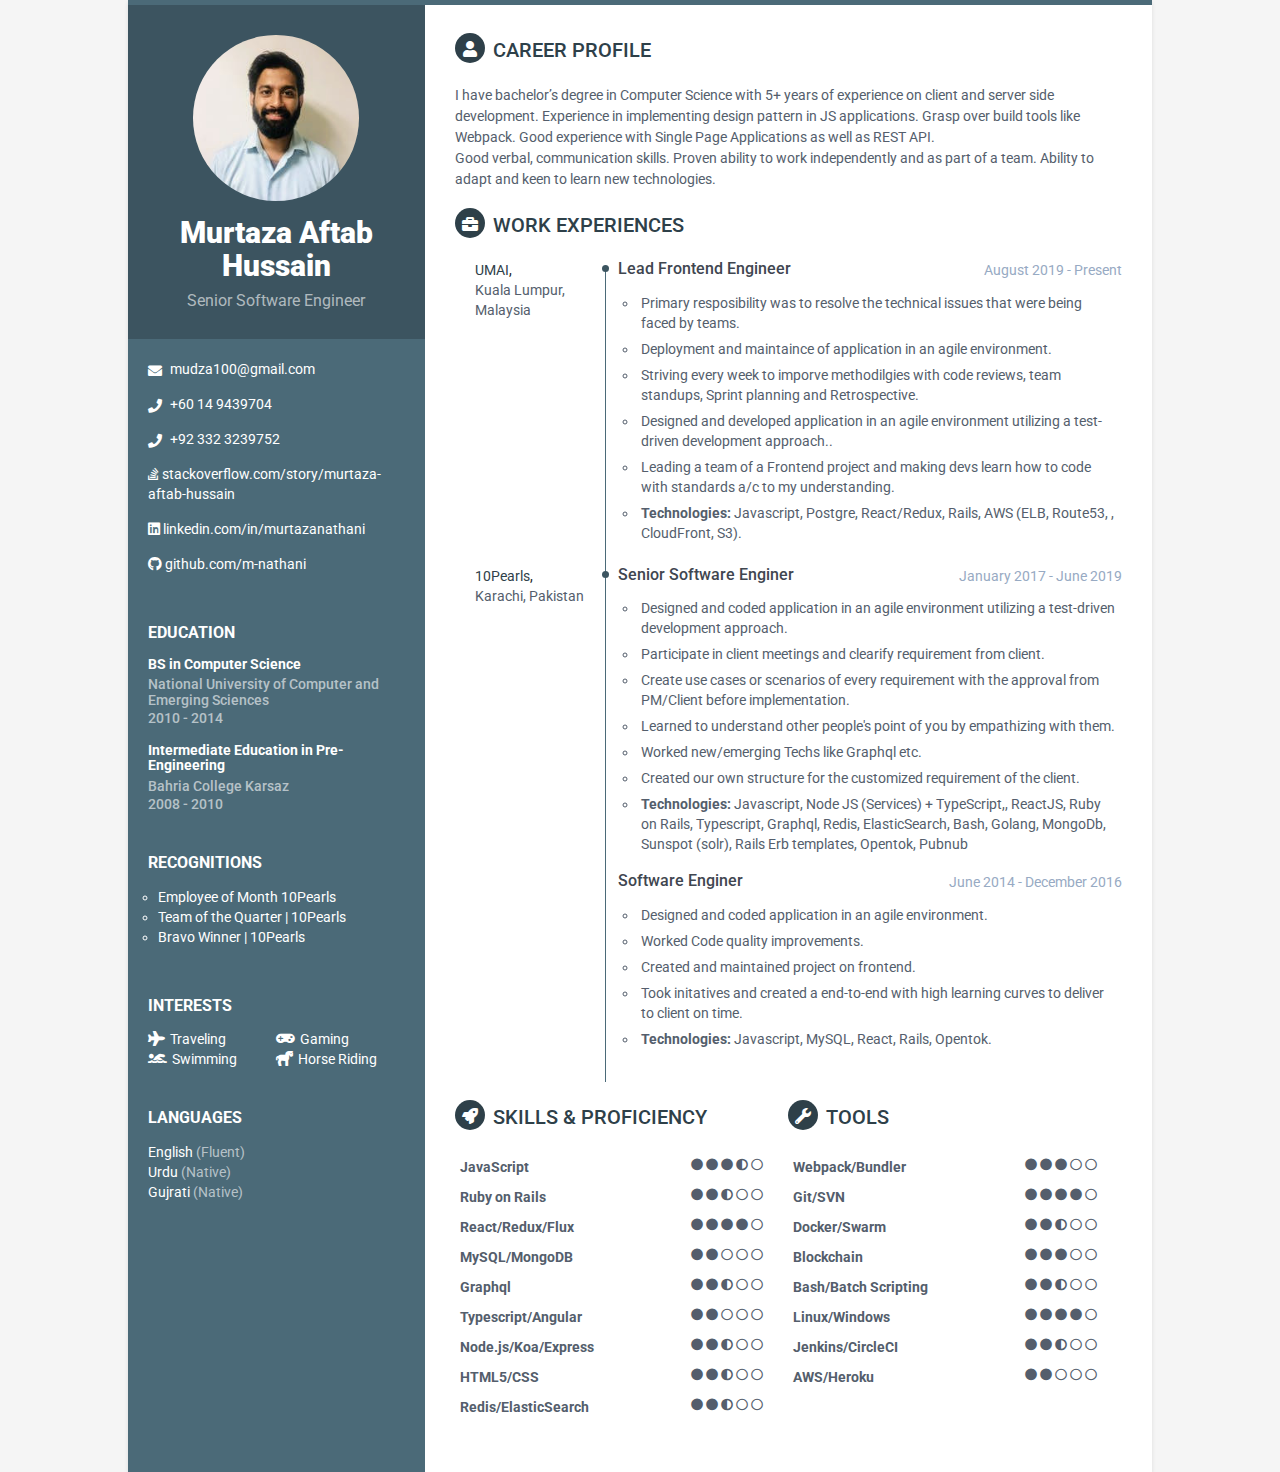
<file: index.html>
<!DOCTYPE html>
<!--[if IE 8]> <html lang="en" class="ie8"> <![endif]-->
<!--[if IE 9]> <html lang="en" class="ie9"> <![endif]-->
<!--[if !IE]><!-->
<html lang="en">
<!--<![endif]-->

<head>
    <title>Murtaza Aftab Hussain</title>
    <!-- Meta -->
    <meta charset="utf-8">
    <meta http-equiv="X-UA-Compatible" content="IE=edge">
    <link rel="icon" type="image/png" href="favicon.png?x=1" />
    <meta name="viewport" content="width=device-width, initial-scale=1.0">
    <meta name="description" content="Frontend Engineer at UMAI">
    <meta name="author" content="Murtaza Aftab Hussain">
    <link
        href='https://fonts.googleapis.com/css?family=Roboto:400,500,400italic,300italic,300,500italic,700,700italic,900,900italic'
        rel='stylesheet' type='text/css'>
    <!-- Global CSS -->
    <link rel="stylesheet" href="assets/plugins/bootstrap/css/bootstrap.css">
    <!-- Plugins CSS -->
    <!-- <link rel="stylesheet" href="assets/plugins/font-awesome/css/font-awesome.css"> -->
    <link rel="stylesheet" href="https://cdnjs.cloudflare.com/ajax/libs/font-awesome/5.11.2/css/all.min.css">
    <!-- Theme CSS -->
    <link id="theme-style" rel="stylesheet" href="assets/css/styles-6.css">
    <!-- HTML5 shim and Respond.js for IE8 support of HTML5 elements and media queries -->
    <!--[if lt IE 9]>
      <script src="https://oss.maxcdn.com/html5shiv/3.7.2/html5shiv.min.js"></script>
      <script src="https://oss.maxcdn.com/respond/1.4.2/respond.min.js"></script>
    <![endif]-->
</head>

<body>
    <div class="wrapper">
        <div class="sidebar-wrapper">
            <div class="profile-container">
                <img class="profile" src="assets/images/profile.jpg" alt="" />
                <h1 class="name">Murtaza Aftab Hussain</h1>
                <h3 class="tagline">Senior Software Engineer</h3>
            </div>
            <!--//profile-container-->
            <div class="contact-container container-block">
                <ul class="list-unstyled contact-list">
                    <li class="email">
                        <i class="fa fa-envelope"></i>
                        <a href="mailto: mudza100@gmail.com">mudza100@gmail.com</a>
                    </li>
                    <li class="phone">
                        <i class="fa fa-phone"></i>
                        <a href="tel:+60149439704">+60 14 9439704 </a>
                    </li>
                    <li class="phone">
                        <i class="fa fa-phone"></i>
                        <a href="tel:+923323239752">+92 332 3239752</a>
                    </li>
                    <li class="website">
                        <i class="fab fa-stack-overflow" style="padding-right: 3px"></i>
                        <a href="#" target="_blank">​stackoverflow.com/story/murtaza-aftab-hussain</a>
                    </li>
                    <li class="linkedin">
                        <i class="fab fa-linkedin"></i>
                        <a href="#" target="_blank">linkedin.com/in/murtazanathani</a>
                    </li>
                    <li class="github">
                        <i class="fab fa-github"></i>
                        <a href="#" target="_blank">github.com/m-nathani</a>
                    </li>
                </ul>
            </div>
            <!--//education-container-->
            <div class="education-container container-block">
                <h2 class="container-block-title">Education</h2>
                <div class="item">
                    <h4 class="degree">BS in Computer Science</h4>
                    <h5 class="meta">National University of Computer and Emerging Sciences</h5>
                    <div class="time">2010 - 2014</div>
                </div>
                <!--//item-->
                <div class="item">
                    <h4 class="degree">Intermediate Education in Pre-Engineering</h4>
                    <h5 class="meta">Bahria College Karsaz</h5>
                    <div class="time">2008 - 2010</div>
                </div>
                <!--//item-->
            </div>
            <!--//interests-->
            <div class="interests-container container-block">
                <h2 class="container-block-title">Recognitions</h2>
                <ul class="recognition-list">
                    <li>Employee of Month​ 10Pearls</li>
                    <li>Team of the Quarter​ | 10Pearls</li>
                    <li>Bravo Winner​ | 10Pearls</li>
                </ul>
            </div>
            <!--//interests-->
            <div class="interests-container container-block">
                <h2 class="container-block-title">Interests</h2>
                <ul class="list-unstyled interests-list">
                    <li><i class="fa fa-plane"></i>Traveling</li>
                    <li><i class="fa fa-gamepad"></i>Gaming</li>
                    <li><i class="fa fa-swimmer"></i>Swimming</li>
                    <li><i class="fas fa-horse"></i>Horse Riding</li>
                </ul>
            </div>
            <!--//interests-->
            <div class="languages-container container-block">
                <h2 class="container-block-title">Languages</h2>
                <ul class="list-unstyled">
                    <li>English
                        <span class="lang-desc">(Fluent)</span>
                    </li>
                    <li>Urdu
                        <span class="lang-desc">(Native)</span>
                    </li>
                    <li>Gujrati
                        <span class="lang-desc">(Native)</span>
                    </li>
                </ul>
            </div>
        </div>
        <!--//sidebar-wrapper-->

        <div class="main-wrapper">


            <section class="section summary-section">
                <h2 class="section-title">
                    <i class="fa fa-user"></i>Career Profile</h2>
                <div class="summary">
                    <p>I have bachelor’s degree in Computer Science with 5+ years of
                        experience on client and server side development. Experience in implementing
                        design pattern in JS
                        applications. Grasp over build tools like Webpack. Good experience with Single Page Applications
                        as well as REST API.
                        <br />Good verbal, communication skills. Proven ability to work independently and as part of a
                        team. Ability to adapt and keen to
                        learn new technologies.
                </div>
                <!--//summary-->
            </section>
            <!--//section-->

            <section class="section experiences-section">
                <h2 class="section-title">
                    <i class="fa fa-briefcase"></i>Work Experiences</h2>
                <ul class="timeline">
                    <li class="items">
                        <div class="duration">
                            <div class="company">
                                <a href="https://letsumai.com/for-restaurants" target="_blank">UMAI</a>,</div> Kuala
                            Lumpur, Malaysia
                        </div>
                        <div class="infowrapper">
                            <div class="info">
                                <div class="meta">
                                    <div class="upper-row">
                                        <h3 class="job-title">Lead Frontend Engineer</h3>
                                        <div class="time">August 2019 - Present</div>
                                    </div>
                                </div>
                                <!--//meta-->
                                <div class="details">
                                    <ul>
                                        <li>Primary resposibility was to resolve the technical issues that were being
                                            faced by teams.
                                        </li>
                                        <li>
                                            Deployment and maintaince of application in an agile environment.
                                        </li>
                                        <li>
                                            Striving every week to imporve methodilgies with code reviews, team
                                            standups, Sprint planning and Retrospective.
                                        </li>
                                        <li>
                                            Designed and developed application in an agile environment utilizing a
                                            test-driven development approach..
                                        </li>
                                        <li>Leading a team of a Frontend project and making devs learn how to
                                            code with standards a/c to my
                                            understanding.
                                        </li>
                                        <li>
                                            <strong>Technologies​: </strong>Javascript, Postgre, React/Redux, Rails, AWS
                                            (ELB, Route53, , CloudFront, S3).
                                        </li>
                                    </ul>
                                </div>
                            </div>
                        </div>
                    </li>

                    <li class="items">
                        <div class="duration">
                            <div class="company"><a href="https://10pearls.com/" target="_blank">10Pearls</a>,</div>
                            Karachi, Pakistan
                        </div>
                        <div class="infowrapper">
                            <div class="info">
                                <div class="meta">
                                    <div class="upper-row">
                                        <h3 class="job-title">Senior Software Enginer</h3>
                                        <div class="time">January 2017 - June 2019</div>
                                    </div>
                                </div>
                                <!--//meta-->
                                <div class="details">
                                    <ul>
                                        <li>
                                            Designed and coded application in an agile environment utilizing a
                                            test-driven development approach.
                                        </li>
                                        <li>Participate in client meetings and clearify requirement from client.</li>
                                        <li>Create use cases or scenarios of every requirement with the approval from
                                            PM/Client before implementation.</li>
                                        <li>Learned to understand other people's point of you by empathizing with them.
                                        </li>
                                        <li>Worked new/emerging Techs like Graphql etc.</li>
                                        <li>Created our own structure for the customized requirement of the client.</li>
                                        <li>
                                            <strong>Technologies​: </strong>Javascript, Node JS (Services) +
                                            TypeScript,, ReactJS, Ruby on Rails, Typescript, Graphql, Redis,
                                            ElasticSearch, Bash, Golang, MongoDb, Sunspot (solr), Rails Erb templates,
                                            Opentok, Pubnub
                                        </li>
                                    </ul>
                                </div>
                                <div class="meta">
                                    <div class="upper-row">
                                        <h3 class="job-title">Software Enginer</h3>
                                        <div class="time">June 2014 - December 2016</div>
                                    </div>
                                </div>
                                <!--//meta-->
                                <div class="details">
                                    <ul>
                                        <li>
                                            Designed and coded application in an agile environment.
                                        </li>
                                        <li>
                                            Worked Code quality improvements.
                                        </li>
                                        <li>
                                            Created and maintained project on frontend.
                                        </li>
                                        <li>
                                            Took initatives and created a end-to-end with high learning curves to
                                            deliver to client on time.
                                        </li>
                                        <li>
                                            <strong>Technologies​: </strong>Javascript, MySQL, React, Rails, Opentok.
                                        </li>
                                    </ul>
                                </div>
                            </div>
                        </div>
                    </li>
                </ul>
            </section>
            <div class="skill-tool-wrapper">
                <section class="skills-section section ">
                    <h2 class="section-title">
                        <i class="fa fa-rocket"></i>Skills &amp; Proficiency</h2>
                    <div class="skillset">
                        <div class="skill-item item">
                            <span class="level-title skills-name">JavaScript</span>
                            <div class="skills-rating">
                                <div>
                                    <i class="fas fa-circle"></i>
                                    <i class="fas fa-circle"></i>
                                    <i class="fas fa-circle"></i>
                                    <i class="fas fa-adjust"></i>
                                    <i class="far fa-circle"></i>
                                </div>
                            </div>
                        </div>
                        <!--//item-->
                        <div class="skill-item item">
                            <span class="level-title skills-name">Ruby on Rails</span>
                            <div class="skills-rating">
                                <div>
                                    <i class="fas fa-circle"></i>
                                    <i class="fas fa-circle"></i>
                                    <i class="fa fa-adjust"></i>
                                    <i class="far fa-circle"></i>
                                    <i class="far fa-circle"></i>
                                </div>
                            </div>
                        </div>
                        <!--//item-->
                        <!--//item-->
                        <div class="skill-item item">
                            <span class="level-title skills-name">React/Redux/Flux</span>
                            <div class="skills-rating">
                                <div>
                                    <i class="fas fa-circle"></i>
                                    <i class="fas fa-circle"></i>
                                    <i class="fas fa-circle"></i>
                                    <i class="fas fa-circle"></i>
                                    <i class="far fa-circle"></i>
                                </div>
                            </div>
                        </div>
                        <div class="skill-item item">
                            <span class="level-title skills-name">MySQL/MongoDB</span>
                            <div class="skills-rating">
                                <div>
                                    <i class="fas fa-circle"></i>
                                    <i class="fas fa-circle"></i>
                                    <i class="far fa-circle"></i>
                                    <i class="far fa-circle"></i>
                                    <i class="far fa-circle"></i>
                                </div>
                            </div>
                        </div>
                        <!--//item-->
                        <div class="skill-item item">
                            <span class="level-title skills-name">Graphql</span>
                            <div class="skills-rating">
                                <div>
                                    <i class="fas fa-circle"></i>
                                    <i class="fas fa-circle"></i>
                                    <i class="fa fa-adjust"></i>
                                    <i class="far fa-circle"></i>
                                    <i class="far fa-circle"></i>
                                </div>
                            </div>
                        </div>
                        <!--//item-->
                        <div class="skill-item item">
                            <span class="level-title skills-name">Typescript/Angular</span>
                            <div class="skills-rating">
                                <div>
                                    <i class="fas fa-circle"></i>
                                    <i class="fas fa-circle"></i>
                                    <i class="far fa-circle"></i>
                                    <i class="far fa-circle"></i>
                                    <i class="far fa-circle"></i>
                                </div>
                            </div>
                        </div>
                        <!--//item-->
                        <div class="skill-item item">
                            <span class="level-title skills-name">Node.js/Koa/Express</span>
                            <div class="skills-rating">
                                <div>
                                    <i class="fas fa-circle"></i>
                                    <i class="fas fa-circle"></i>
                                    <i class="fa fa-adjust"></i>
                                    <i class="far fa-circle"></i>
                                    <i class="far fa-circle"></i>
                                </div>
                            </div>
                        </div>
                        <!--//item-->
                        <div class="skill-item item">
                            <span class="level-title skills-name">HTML5/CSS</span>
                            <div class="skills-rating">
                                <div>
                                    <i class="fas fa-circle"></i>
                                    <i class="fas fa-circle"></i>
                                    <i class="fa fa-adjust"></i>
                                    <i class="far fa-circle"></i>
                                    <i class="far fa-circle"></i>
                                </div>
                            </div>
                        </div>
                        <!--//item-->
                        <div class="skill-item item">
                            <span class="level-title skills-name">Redis/ElasticSearch</span>
                            <div class="skills-rating">
                                <div>
                                    <i class="fas fa-circle"></i>
                                    <i class="fas fa-circle"></i>
                                    <i class="fa fa-adjust"></i>
                                    <i class="far fa-circle"></i>
                                    <i class="far fa-circle"></i>
                                </div>
                            </div>
                        </div>
                    </div>
                </section>
                <section class="section skills-section">
                    <h2 class="section-title">
                        <i class="fa fa-wrench"></i>Tools</h2>
                    <div class="skillset">
                        <!--//item-->
                        <div class="skill-item item">
                            <span class="level-title skills-name">Webpack/Bundler</span>
                            <div class="skills-rating">
                                <div>
                                    <i class="fas fa-circle"></i>
                                    <i class="fas fa-circle"></i>
                                    <i class="fas fa-circle"></i>
                                    <i class="far fa-circle"></i>
                                    <i class="far fa-circle"></i>
                                </div>
                            </div>
                        </div>
                        <!--//item-->
                        <div class="skill-item item">
                            <span class="level-title skills-name">Git/SVN</span>
                            <div class="skills-rating">
                                <div>
                                    <i class="fas fa-circle"></i>
                                    <i class="fas fa-circle"></i>
                                    <i class="fas fa-circle"></i>
                                    <i class="fas fa-circle"></i>
                                    <i class="far fa-circle"></i>
                                </div>
                            </div>
                        </div>
                        <!--//item-->
                        <div class="skill-item item">
                            <span class="level-title skills-name">Docker/Swarm</span>
                            <div class="skills-rating">
                                <div>
                                    <i class="fas fa-circle"></i>
                                    <i class="fas fa-circle"></i>
                                    <i class="fa fa-adjust"></i>
                                    <i class="far fa-circle"></i>
                                    <i class="far fa-circle"></i>
                                </div>
                            </div>
                        </div>
                        <!--//item-->
                        <div class="skill-item item">
                            <span class="level-title skills-name">Blockchain</span>
                            <div class="skills-rating">
                                <div>
                                    <i class="fas fa-circle"></i>
                                    <i class="fas fa-circle"></i>
                                    <i class="fas fa-circle"></i>
                                    <i class="far fa-circle"></i>
                                    <i class="far fa-circle"></i>
                                </div>
                            </div>
                        </div>
                        <!--//item-->
                        <div class="skill-item item">
                            <span class="level-title skills-name">Bash/Batch Scripting</span>
                            <div class="skills-rating">
                                <div>
                                    <i class="fas fa-circle"></i>
                                    <i class="fas fa-circle"></i>
                                    <i class="fa fa-adjust"></i>
                                    <i class="far fa-circle"></i>
                                    <i class="far fa-circle"></i>
                                </div>
                            </div>
                        </div>
                        <!--//item-->
                        <div class="skill-item item">
                            <span class="level-title skills-name">Linux/Windows</span>
                            <div class="skills-rating">
                                <div>
                                    <i class="fas fa-circle"></i>
                                    <i class="fas fa-circle"></i>
                                    <i class="fas fa-circle"></i>
                                    <i class="fas fa-circle"></i>
                                    <i class="far fa-circle"></i>
                                </div>
                            </div>
                        </div>
                        <!--//item-->
                        <div class="skill-item item">
                            <span class="level-title skills-name">Jenkins/CircleCI</span>
                            <div class="skills-rating">
                                <div>
                                    <i class="fas fa-circle"></i>
                                    <i class="fas fa-circle"></i>
                                    <i class="fa fa-adjust"></i>
                                    <i class="far fa-circle"></i>
                                    <i class="far fa-circle"></i>
                                </div>
                            </div>
                        </div>
                        <!--//item-->
                        <div class="skill-item item">
                            <span class="level-title skills-name">AWS/Heroku</span>
                            <div class="skills-rating">
                                <div>
                                    <i class="fas fa-circle"></i>
                                    <i class="fas fa-circle"></i>
                                    <i class="far fa-circle"></i>
                                    <i class="far fa-circle"></i>
                                    <i class="far fa-circle"></i>
                                </div>
                            </div>
                        </div>
                        <!--//item-->
                    </div>
                </section>
            </div>
            <!--//skills-section-->
        </div>
        <!--//main-body-->
    </div>

    <!-- Javascript -->
    <script type="text/javascript" src="assets/plugins/jquery-1.11.3.min.js"></script>
    <script type="text/javascript" src="assets/plugins/bootstrap/js/bootstrap.min.js"></script>
    <!-- custom js -->
    <script type="text/javascript" src="assets/js/main.js"></script>
</body>

</html>
</file>
<file: assets/css/styles-6.css>
/*   
 * Template Name: Orbit - Responsive Resume/CV Template for Developers
 * Version: 1.0
 * Author: Xiaoying Riley
 * Twitter: @3rdwave_themes
 * License: Creative Commons Attribution 3.0 License
 * Website: http://themes.3rdwavemedia.com/
*/

/* styles-6.css */

/* ======= Base ======= */

body {
    /* height: 842px;
    width: 595px;
    /* to centre page on screen
    margin-left: auto;
    margin-right: auto; */
    font-family: 'Roboto', sans-serif;
    color: #545E6C;
    background: #f5f5f5;
    font-size: 14px;
    -webkit-font-smoothing: antialiased;
    -moz-osx-font-smoothing: grayscale;
}

h1,
h2,
h3,
h4,
h5,
h6 {
    font-weight: 700;
}

a {
    color: #2e4049;
    -webkit-transition: all 0.4s ease-in-out;
    -moz-transition: all 0.4s ease-in-out;
    -ms-transition: all 0.4s ease-in-out;
    -o-transition: all 0.4s ease-in-out;
}

a:hover {
    text-decoration: underline;
    color: #10171a;
}

a:focus {
    text-decoration: none;
}

p {
    line-height: 1.5;
}

.wrapper {
    background: #4B6A78;
    max-width: 80%;
    border-top: 5px solid #4B6A78;
    margin: auto;
    position: relative;
    -webkit-box-shadow: 0px 2px 4px rgba(0, 0, 0, 0.1);
    -moz-box-shadow: 0px 2px 4px rgba(0, 0, 0, 0.1);
    box-shadow: 0px 2px 4px rgba(0, 0, 0, 0.1);
    display: flex;
    flex-flow: wrap;
}

.sidebar-wrapper {
    background: #4B6A78;
    /* position: absolute; */
    right: 0;
    width: 280px;
    height: 100%;
    min-height: 800px;
    color: #fff;
    flex: 2;
}

.sidebar-wrapper a {
    color: #fff;
}

.sidebar-wrapper .profile-container {
    padding: 30px;
    background: rgba(0, 0, 0, 0.2);
    text-align: center;
    color: #fff;
}

.sidebar-wrapper .name {
    font-size: 30px;
    font-weight: 900;
    margin-top: 0;
    margin-bottom: 10px;
}

.sidebar-wrapper .tagline {
    color: rgba(255, 255, 255, 0.6);
    font-size: 16px;
    font-weight: 400;
    margin-top: 0;
    margin-bottom: 0;
}

.sidebar-wrapper .profile {
    width: 70%;
    margin-bottom: 15px;
    border-radius: 50%;
}

.sidebar-wrapper .contact-list .fa {
    margin-right: 5px;
    vertical-align: middle;
}

.sidebar-wrapper .contact-list li {
    margin-bottom: 15px;
}

.sidebar-wrapper .contact-list li:last-child {
    margin-bottom: 0;
}

.sidebar-wrapper .contact-list .email .fa {
    font-size: 14px;
}

.sidebar-wrapper .container-block {
    padding: 20px;
    overflow: auto;
}

.sidebar-wrapper .container-block-title {
    text-transform: uppercase;
    font-size: 16px;
    font-weight: 700;
    margin-top: 0;
    margin-bottom: 15px;
}

.sidebar-wrapper .degree {
    font-size: 14px;
    margin-top: 0;
    margin-bottom: 5px;
}

.sidebar-wrapper .education-container .item {
    margin-bottom: 15px;
}

.sidebar-wrapper .education-container .item:last-child {
    margin-bottom: 0;
}

.sidebar-wrapper .education-container .meta {
    color: rgba(255, 255, 255, 0.6);
    font-weight: 500;
    margin-bottom: 0px;
    margin-top: 0;
}

.sidebar-wrapper .education-container .time {
    color: rgba(255, 255, 255, 0.6);
    font-weight: 500;
    margin-bottom: 0px;
}

.sidebar-wrapper .languages-container .lang-desc {
    color: rgba(255, 255, 255, 0.6);
}

.sidebar-wrapper .languages-list {
    margin-bottom: 0;
}

.sidebar-wrapper .languages-list li {
    margin-bottom: 10px;
}

.sidebar-wrapper .languages-list li:last-child {
    margin-bottom: 0;
}

.sidebar-wrapper .interests-list {
    margin-bottom: 0;
    display: flex;
    flex-direction: column;
    flex-flow: wrap;
}

.sidebar-wrapper .interests-list li {
    /* margin-bottom: 10px; */
}

.sidebar-wrapper .interests-list li:last-child {
    margin-bottom: 0;
}

.interests-list i {
    padding-right: 5px;
    font-size: 15px;
}

.interests-list li {
    /* float: left; */
    width: 50%;
}

.main-wrapper {
    background: #fff;
    padding: 30px;
    /* padding-right: 300px; */
    /* padding-top: 60px; */
    flex: 4.5;
}

.main-wrapper .section-title {
    text-transform: uppercase;
    font-size: 20px;
    font-weight: 500;
    color: #2e4049;
    position: relative;
    margin-top: 0;
    margin-bottom: 20px;
}

.main-wrapper .section-title .fa {
    width: 30px;
    height: 30px;
    margin-right: 8px;
    display: inline-block;
    color: #fff;
    -webkit-border-radius: 50%;
    -moz-border-radius: 50%;
    -ms-border-radius: 50%;
    -o-border-radius: 50%;
    border-radius: 50%;
    -moz-background-clip: padding;
    -webkit-background-clip: padding-box;
    background-clip: padding-box;
    background: #2e4049;
    text-align: center;
    padding-top: 8px;
    font-size: 16px;
    position: relative;
    top: -2px;
}

.main-wrapper .section {
    margin-bottom: 20px;
}

.main-wrapper .experiences-section .item {
    margin-bottom: 30px;
}

.main-wrapper .upper-row {
    position: relative;
    overflow: hidden;
    margin-bottom: 2px;
    display: flex;
    flex-direction: row;  
}

.main-wrapper .job-title {
    color: #3F4650;
    font-size: 16px;
    margin-top: 0;
    margin-bottom: 0;
    font-weight: 500;
    margin-bottom: 10px;
    flex: auto;
}

.main-wrapper .time {
    /* position: absolute;
    right: 0;
    top: 0; */
    color: #97AAC3;
}

.main-wrapper .company {
    /* margin-bottom: 10px; */
    color: #222;
}

.main-wrapper .project-title {
    font-size: 16px;
    font-weight: 400;
    margin-top: 0;
    margin-bottom: 5px;
}

.main-wrapper .projects-section .intro {
    margin-bottom: 30px;
}

.main-wrapper .projects-section .item {
    margin-bottom: 15px;
}

.skillset .item {
    margin-bottom: 15px;
    overflow: hidden;
    display: flex;
    flex-flow: wrap;
}

.skillset .level-title {
    font-size: 14px;
    margin-top: 0;
}

.skillset .level-bar {
    height: 12px;
    background: #f5f5f5;
}

.skillset .level-bar-inner {
    height: 12px;
    background: #6c92a3;
}

.footer {
    padding: 30px;
    padding-top: 60px;
}

.footer .copyright {
    line-height: 1.6;
    color: #545E6C;
    font-size: 13px;
}

.footer .fa-heart {
    color: #fb866a;
}

/* Extra small devices (phones, less than 768px) */

/* Large devices (large desktops, 1200px and up) */

/* Ex-Large devices (large desktops, 1200px and up) */

.timeline {
    display: inline-block;
    padding-left: 20px;
}

.timeline>.items {
    display: flex;
    flex-direction: row;
    margin-bottom: 5px;
}

.timeline>.items>.duration {
    /* float: left;
    width: 25%; */
    flex: 0.5;
    padding-right: 5px;
}

.timeline>.items>.infowrapper {
    /* float: left;
    width: 75%; */
    flex: 2;
    position: relative;
    padding-left: 2%;
}

.timeline>.items>.infowrapper::before {
    width: 1px;
    display: inline-block;
    content: "";
    position: absolute;
    background-color: #4b6a78;
    top: 10px;
    bottom: -15px;
    left: -1px;
}

.timeline>.items>.infowrapper>.info {}

.info::before {
    background-color: #3c5560;
    top: 5px;
    content: "";
    left: -4px;
    position: absolute;
    width: 7px;
    height: 7px;
    border-radius: 50%;
    box-sizing: border-box;
}

.skills-name {
    /* float: left;
    width: 70%; */
    padding: 5px;
    font-weight: 700;
    font-size: 14px;
    flex: auto;
}

.skills-rating {
    /* float: left;
    width: 30%; */
    padding: 5px;
    font-size: 1.2rem;
}

.skill-tool-wrapper {
    display: inline-block;
    width: 100%;
    display: flex;
    flex-direction: row;
}

.skills-section {
    width: 50%;
    padding-right: 3%;
    /* float: left; */
}

.skill-item {
    margin-bottom: 0 !important;
}

.invert {
    transform: scaleX(-1);
}

.details ul {
    padding-left: 20px;
    margin-bottom: 15px;
}
.details ul  li {
    padding: 3px;
}

.recognition-list {
    list-style-type: circle;
    padding-left: 10px;
}
</file>
